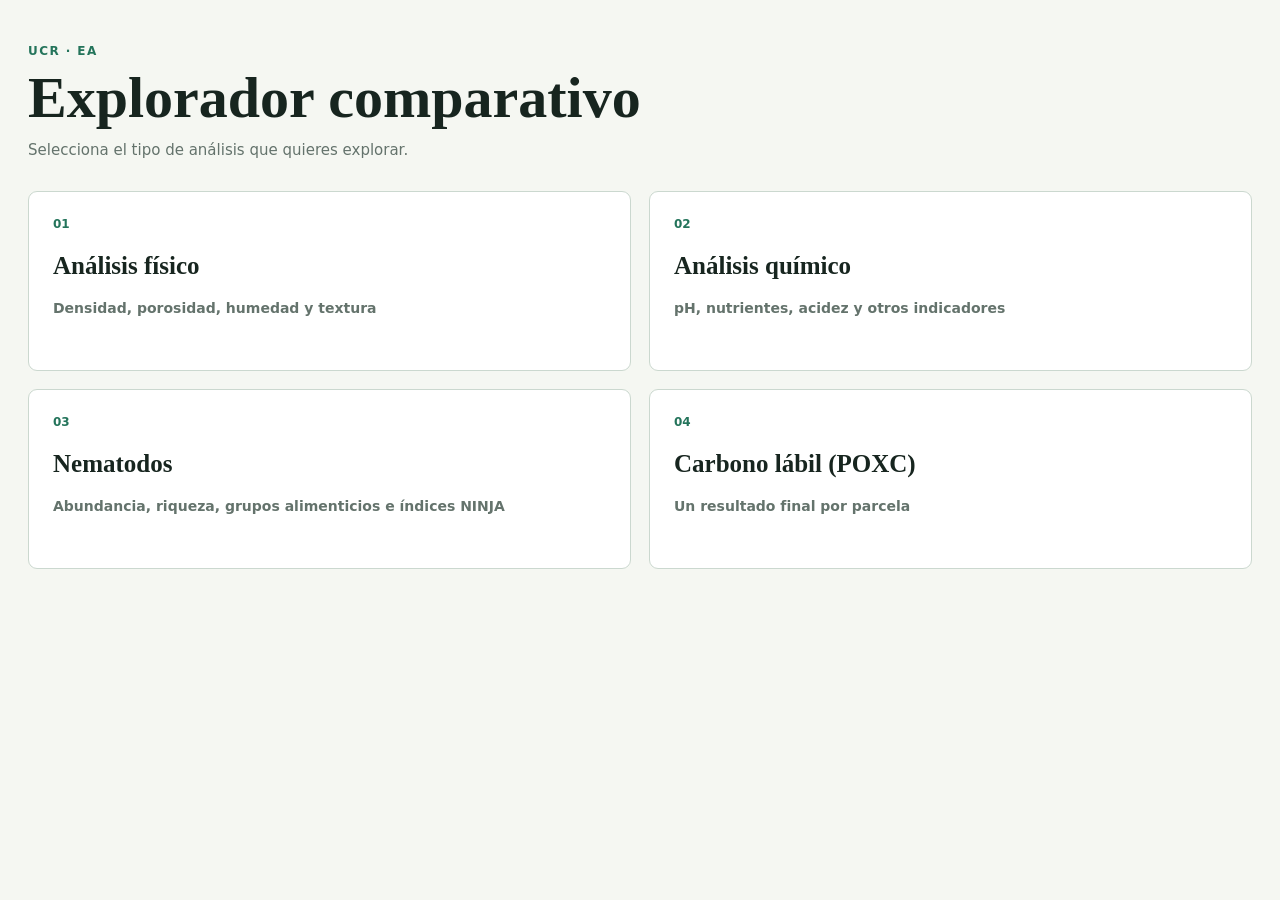
<file: index.html>
<!doctype html>
<html lang="es">
<head>
  <meta charset="utf-8">
  <meta name="viewport" content="width=device-width,initial-scale=1">
  <meta http-equiv="refresh" content="0;url=docs/index.html">
  <title>Salud del suelo · Explorador comparativo</title>
</head>
<body><p><a href="docs/index.html">Abrir el explorador comparativo</a></p></body>
</html>
</file>
<file: docs/styles.css>
﻿:root{--ink:#17251f;--muted:#64736c;--line:#dce6df;--cream:#f5f7f2;--green:#24745b;--gold:#bf801a}*{box-sizing:border-box}body{margin:0;background:var(--cream);color:var(--ink);font:15px/1.5 Inter,ui-sans-serif,system-ui,sans-serif}.shell{max-width:1280px;margin:auto;padding:42px 28px}header{margin-bottom:28px}.eyebrow{color:var(--green);font-weight:800;letter-spacing:.12em;font-size:12px}h1{font:700 clamp(32px,5vw,58px)/1.05 Georgia,serif;margin:8px 0 10px}h2{font-size:19px;margin:0}p{color:var(--muted);margin:0}.controls,.cards,.panel{background:#fff;border:1px solid var(--line);border-radius:16px}.controls{display:flex;gap:14px;align-items:end;flex-wrap:wrap;padding:18px;margin-bottom:16px}label{display:grid;gap:6px;color:var(--muted);font-size:12px;font-weight:700;min-width:160px;flex:1}select,button{height:40px;border:1px solid #cbd8cf;border-radius:9px;background:white;padding:0 12px;color:var(--ink);font:inherit}button{cursor:pointer;font-weight:700}button:hover{border-color:var(--green);color:var(--green)}.cards{display:grid;grid-template-columns:repeat(4,1fr);gap:1px;overflow:hidden;margin-bottom:16px}.cards div{padding:17px 20px;background:#fff}.cards span{display:block;color:var(--muted);font-size:12px}.cards strong{display:block;font-size:25px;margin-top:4px}.panel{padding:22px;margin-bottom:16px}.panel-head{display:flex;justify-content:space-between;gap:15px;align-items:start}.panel-head button{height:34px;font-size:13px}#chart{height:510px;margin-top:8px}.table-wrap{overflow:auto;margin-top:15px;max-height:310px}table{border-collapse:collapse;width:100%;font-size:14px}th,td{text-align:left;padding:9px 11px;border-bottom:1px solid var(--line)}th{color:var(--muted);font-size:12px}footer{color:var(--muted);font-size:12px;padding:8px 2px}@media(max-width:700px){.shell{padding:26px 15px}.cards{grid-template-columns:repeat(2,1fr)}#chart{height:430px}.panel-head{display:block}.panel-head button{margin-top:12px}}
[hidden]{display:none!important}
.modules{display:grid;grid-template-columns:repeat(2,minmax(0,1fr));gap:18px;margin-top:30px}
.module{min-height:180px;height:auto;padding:24px;text-align:left;display:flex;flex-direction:column;align-items:flex-start;gap:18px;white-space:normal;line-height:1.4}
.module span{font-size:12px;color:var(--green)}
.module strong{font:700 25px/1.2 Georgia,serif}
.module small{font-size:14px;color:var(--muted)}
.back{margin-bottom:20px}
.notice{padding:14px 18px;margin-bottom:16px;border:1px solid var(--line);border-radius:12px;background:#fff8e9}
#loading,#retry{margin-bottom:16px}
.cards small{display:block;color:var(--muted);font-size:12px;margin-top:4px}
.cards strong{overflow-wrap:anywhere;font-size:clamp(18px,2vw,25px)}
.cards>div,.panel,.panel-head>div{min-width:0}
.controls select{min-width:0;width:100%;max-width:100%}
.panel-head button{flex-shrink:0}
#chart{height:680px;width:100%;min-width:0}
.coverage-note{margin:8px 0 14px;max-width:100ch}
.farm-reference summary{cursor:pointer;font-weight:700;color:var(--green)}
.farm-reference summary:focus-visible{outline:3px solid var(--gold);outline-offset:3px}
button:disabled,select:disabled{cursor:wait;opacity:.6}
button:focus-visible,select:focus-visible{outline:3px solid var(--gold);outline-offset:3px}
@media(max-width:900px){.modules{grid-template-columns:1fr}.module{min-height:150px}}
@media(max-width:700px){.panel{padding:14px}#chart{height:540px}.cards div{padding:14px}}
</file>
